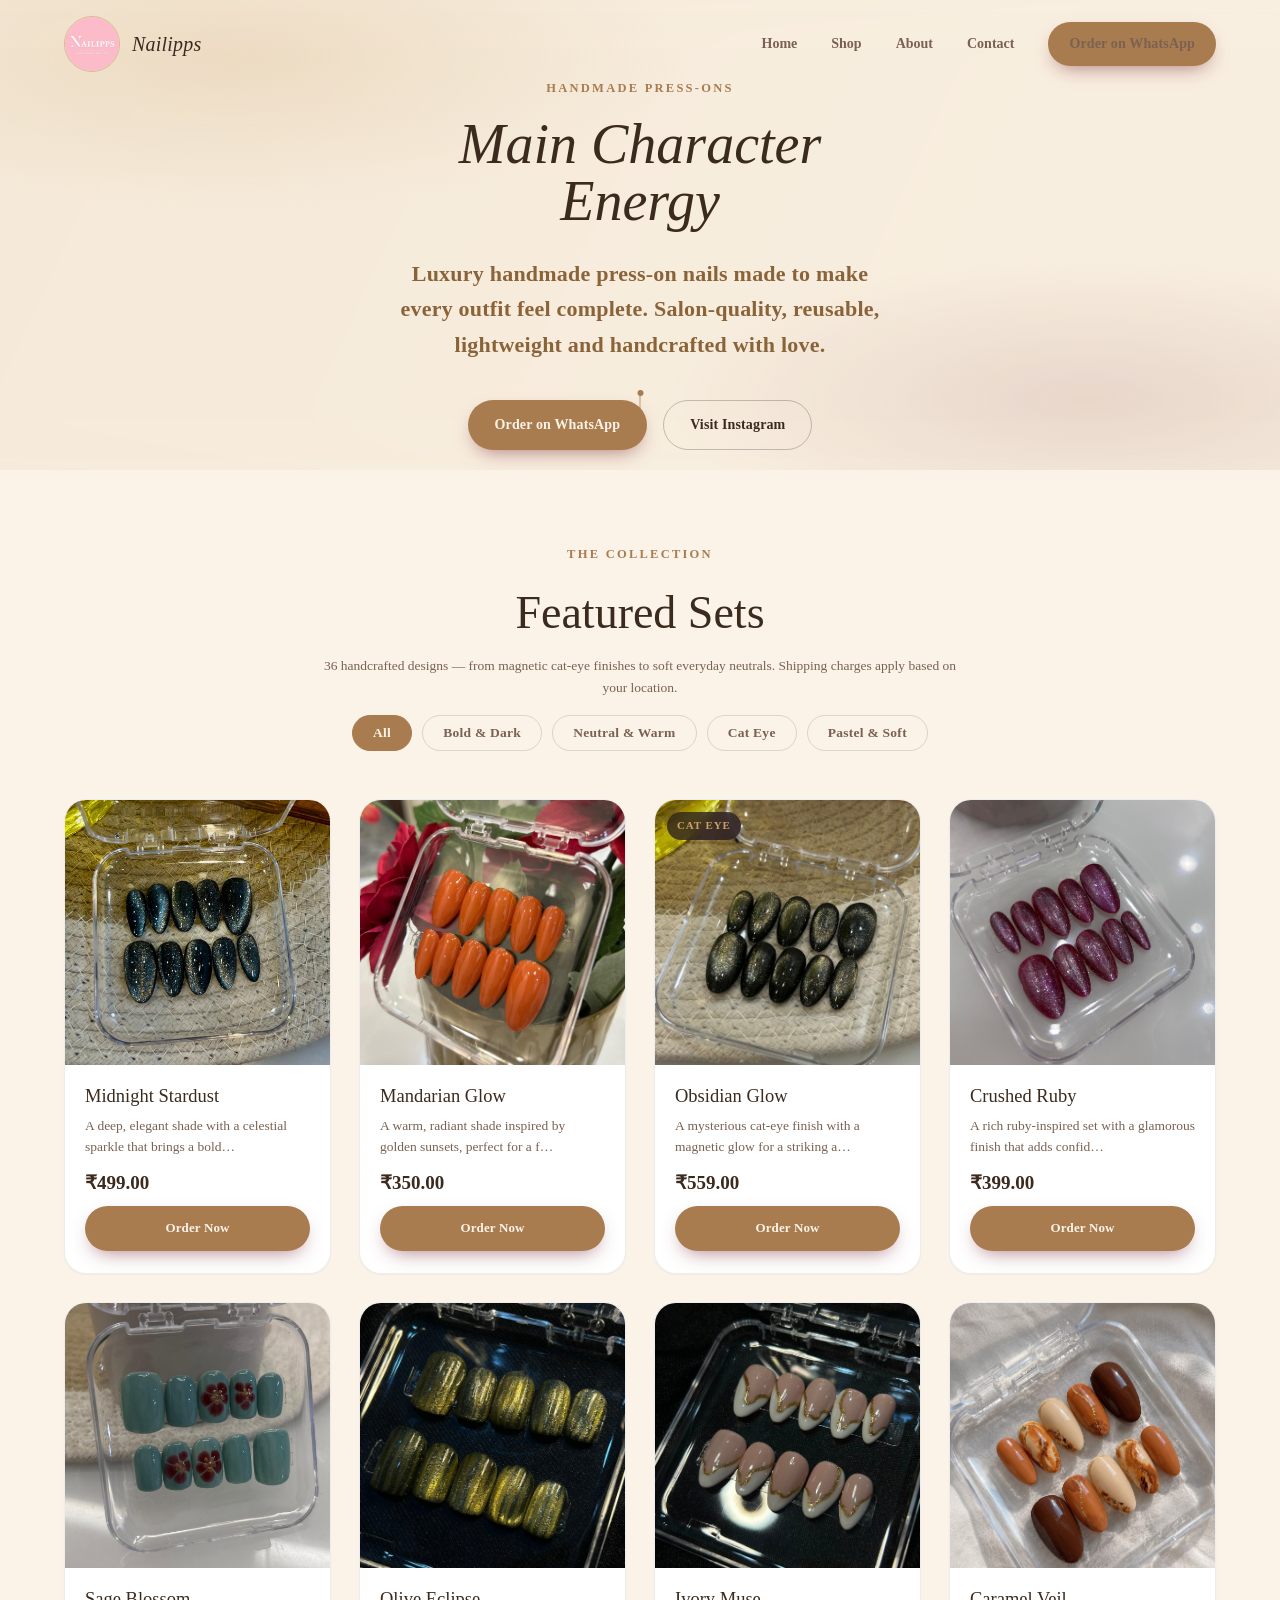
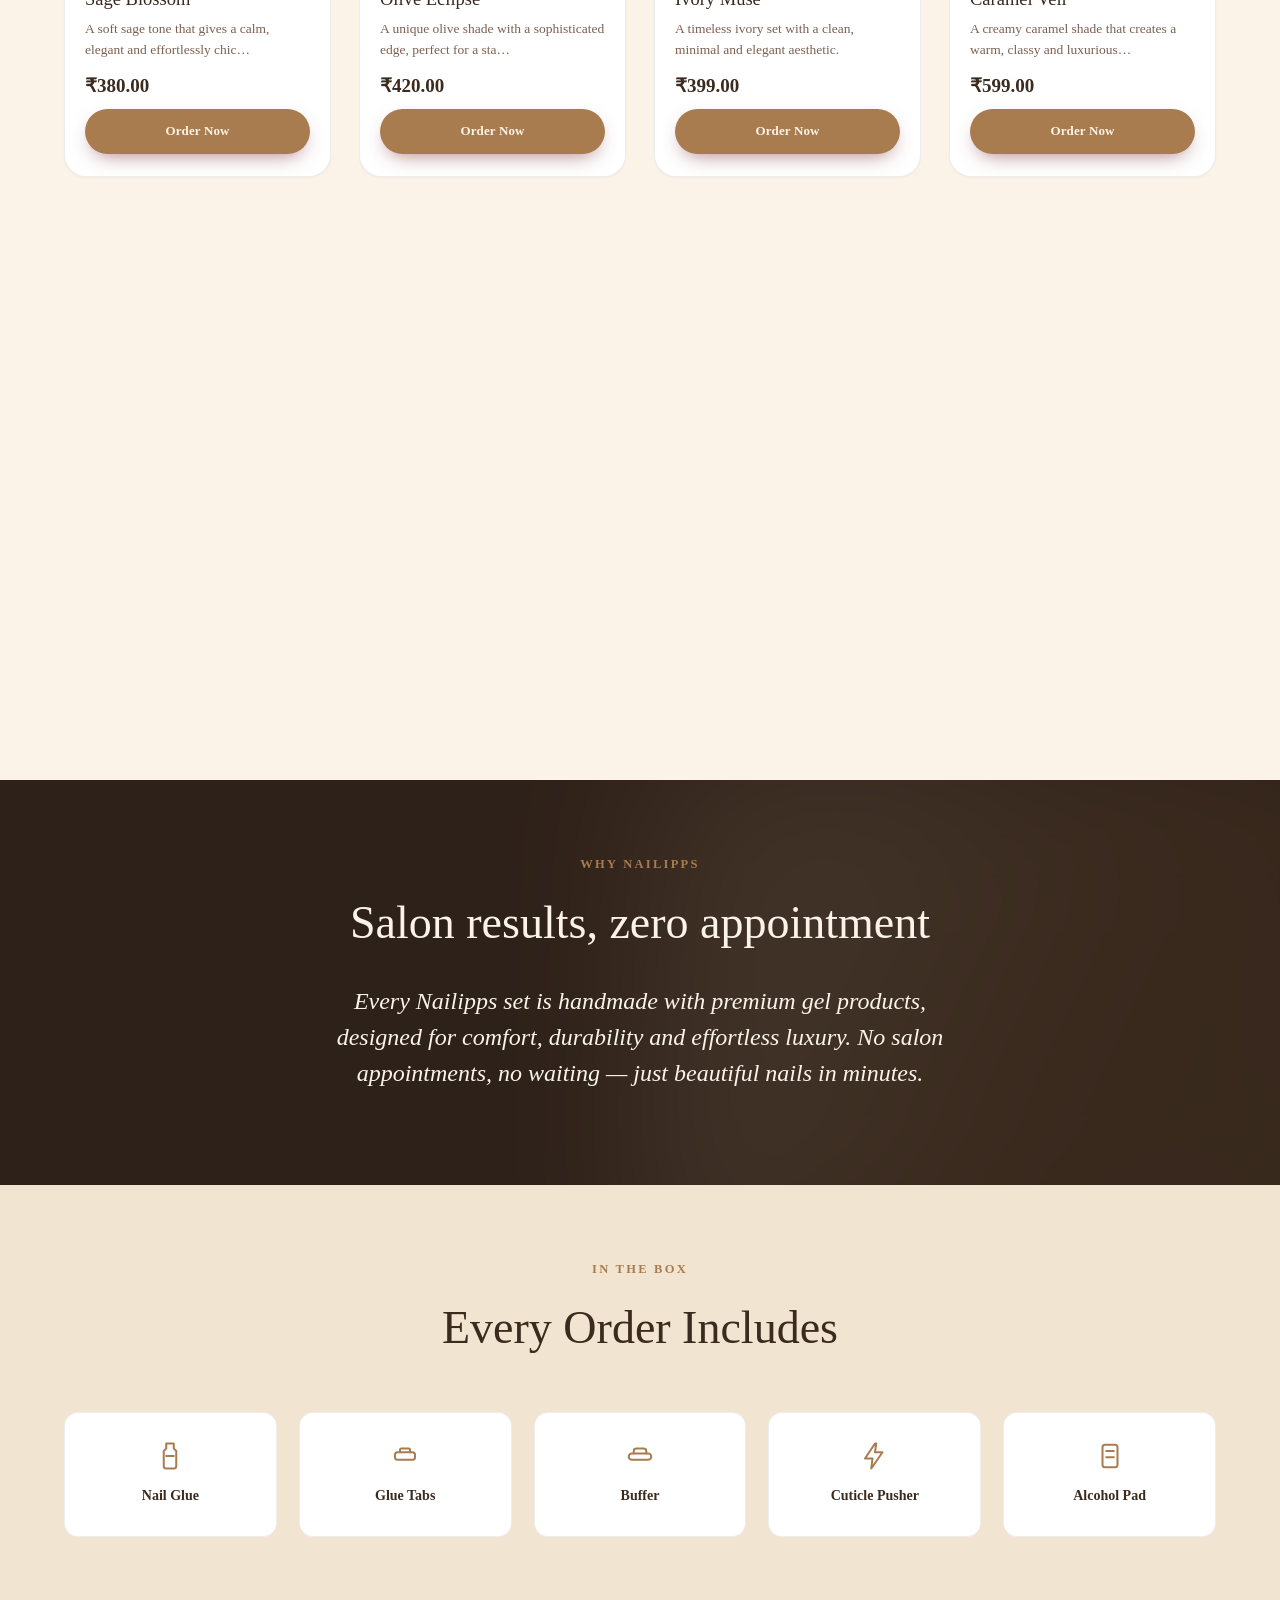
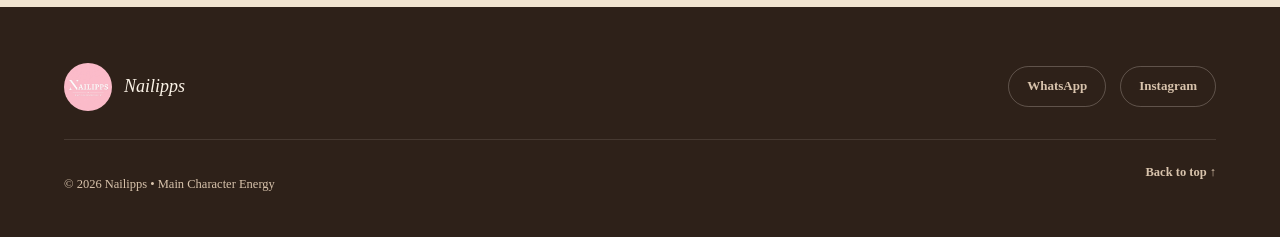
<file: index (1).html>
<!DOCTYPE html>
<html lang="en">
<head>
<meta charset="UTF-8">
<meta name="viewport" content="width=device-width, initial-scale=1.0">
<title>Nailipps | Main Character Energy</title>
<meta name="description" content="Luxury handmade press-on nails. Salon-quality, reusable and lightweight — handcrafted for your main character moment.">

<link rel="preconnect" href="https://fonts.googleapis.com">
<link rel="preconnect" href="https://fonts.gstatic.com" crossorigin>
<link href="https://fonts.googleapis.com/css2?family=Fraunces:ital,opsz,wght@0,9..144,400;0,9..144,500;0,9..144,600;1,9..144,500&family=Manrope:wght@500;600;700;800&display=swap" rel="stylesheet">

<link rel="stylesheet" href="style.css">
</head>
<body>

<nav>
  <div class="nav-left">
    <img src="logo.jpeg" alt="Nailipps logo" class="logo">
    <span class="brand-name">Nailipps</span>
  </div>
  <div class="nav-links" id="navLinks">
    <a href="#home">Home</a>
    <a href="#shop">Shop</a>
    <a href="#about">About</a>
    <a href="#contact">Contact</a>
    <a href="https://wa.me/YOURNUMBER" class="btn">Order on WhatsApp</a>
  </div>
  <button class="nav-toggle" id="navToggle" aria-label="Toggle menu" aria-expanded="false">
    <span></span>
  </button>
</nav>

<header id="home" class="hero">
  <span class="eyebrow">Handmade Press-Ons</span>
  <h1>Main Character Energy</h1>
  <p class="description">
    Luxury handmade press-on nails made to make every outfit feel complete.
    Salon-quality, reusable, lightweight and handcrafted with love.
  </p>
  <div class="buttons">
    <a href="https://wa.me/YOURNUMBER" class="btn">Order on WhatsApp</a>
    <a href="https://instagram.com/YOURUSERNAME" class="btn2">Visit Instagram</a>
  </div>
  <span class="scroll-cue" aria-hidden="true"></span>
</header>

<section id="shop" class="featured">
  <div class="section-head reveal">
    <span class="eyebrow">The Collection</span>
    <h2>Featured Sets</h2>
    <p>36 handcrafted designs — from magnetic cat-eye finishes to soft everyday neutrals. Shipping charges apply based on your location.</p>
  </div>

  <div class="filters" id="filterBar" role="tablist" aria-label="Filter by style"></div>

  <div class="products" id="productsGrid"></div>
  <p class="empty-state" id="emptyState">No sets in this category yet — check back soon.</p>
</section>

<section id="about" class="about">
  <div class="section-head reveal">
    <span class="eyebrow">Why Nailipps</span>
    <h2>Salon results, zero appointment</h2>
  </div>
  <div class="about-body reveal">
    <p>
      Every Nailipps set is handmade with premium gel products, designed for
      comfort, durability and effortless luxury. No salon appointments,
      no waiting — just beautiful nails in minutes.
    </p>
  </div>
</section>

<section class="prep">
  <div class="section-head reveal">
    <span class="eyebrow">In The Box</span>
    <h2>Every Order Includes</h2>
  </div>
  <ul class="reveal">
    <li>
      <svg viewBox="0 0 24 24" fill="none" stroke-width="1.6" stroke-linecap="round" stroke-linejoin="round"><path d="M9 2h6v4l2 2v12a2 2 0 0 1-2 2H9a2 2 0 0 1-2-2V8l2-2V2Z"/><path d="M9 12h6"/></svg>
      Nail Glue
    </li>
    <li>
      <svg viewBox="0 0 24 24" fill="none" stroke-width="1.6" stroke-linecap="round" stroke-linejoin="round"><rect x="4" y="9" width="16" height="6" rx="2"/><path d="M8 9V7a1 1 0 0 1 1-1h6a1 1 0 0 1 1 1v2"/></svg>
      Glue Tabs
    </li>
    <li>
      <svg viewBox="0 0 24 24" fill="none" stroke-width="1.6" stroke-linecap="round" stroke-linejoin="round"><rect x="3" y="10" width="18" height="5" rx="2.5"/><path d="M7 10V8a2 2 0 0 1 2-2h6a2 2 0 0 1 2 2v2"/></svg>
      Buffer
    </li>
    <li>
      <svg viewBox="0 0 24 24" fill="none" stroke-width="1.6" stroke-linecap="round" stroke-linejoin="round"><path d="M12 2 4 14h6l-1 8 9-13h-6l1-7Z"/></svg>
      Cuticle Pusher
    </li>
    <li>
      <svg viewBox="0 0 24 24" fill="none" stroke-width="1.6" stroke-linecap="round" stroke-linejoin="round"><rect x="6" y="3" width="12" height="18" rx="2"/><path d="M9 8h6M9 13h6"/></svg>
      Alcohol Pad
    </li>
  </ul>
</section>

<footer id="contact">
  <div class="footer-inner">
    <div class="footer-brand">
      <img src="logo.jpeg" alt="Nailipps logo">
      <span>Nailipps</span>
    </div>
    <div class="footer-social">
      <a href="https://wa.me/YOURNUMBER" target="_blank" rel="noopener">WhatsApp</a>
      <a href="https://instagram.com/YOURUSERNAME" target="_blank" rel="noopener">Instagram</a>
    </div>
  </div>
  <div class="bottom">
    <p>© <span id="year">2026</span> Nailipps • Main Character Energy</p>
    <span class="back-to-top" id="backToTop">Back to top ↑</span>
  </div>
</footer>

<script src="script.js"></script>
</body>
</html>
</file>
<file: style.css>
/* ============================================================
   NAILIPPS — "Main Character Energy"
   Design tokens & signature: the cat-eye shimmer sweep, a nod
   to the brand's magnetic cat-eye polish finishes.
   ============================================================ */

:root{
  /* --- Palette --- */
  --ink-plum:      #2E2119;   /* deep coffee — dark section ground */
  --ink-plum-2:    #3A2A1F;   /* raised dark surface */
  --ivory:         #FBF3E7;   /* warm cream — main background */
  --ivory-dim:     #F1E4D0;   /* soft beige — section surface */
  --wine:          #A97C50;   /* nude mocha — primary accent/buttons */
  --wine-deep:     #8B6339;
  --champagne:     #C9A16A;   /* warm gold — secondary accent */
  --text-on-dark:  #F5E9D9;
  --text-on-dark-dim: #D8C3AC;
  --text-on-light: #3B2A1E;   /* dark brown — body text */
  --text-on-light-dim: #7A6152;

  /* Cat-eye shimmer gradient — the signature, in warm tones */
  --shimmer: linear-gradient(115deg,
              var(--champagne) 0%,
              #E8D3B0 25%,
              var(--wine) 50%,
              var(--wine-deep) 75%,
              var(--champagne) 100%);

  /* --- Type --- */
  --font-display: "Times New Roman", Times, serif;
  --font-body: "Times New Roman", Times, serif;

  /* --- Layout --- */
  --max-w: 1240px;
  --edge: clamp(20px, 5vw, 64px);
  --radius-lg: 22px;
  --radius-md: 14px;
  --radius-sm: 8px;
  --ease: cubic-bezier(.22,.68,0,1);
}

*, *::before, *::after{ box-sizing: border-box; }
html{ scroll-behavior: smooth; }
@media (prefers-reduced-motion: reduce){
  html{ scroll-behavior: auto; }
  *, *::before, *::after{ animation-duration: .001ms !important; animation-iteration-count: 1 !important; transition-duration: .001ms !important; scroll-behavior: auto !important; }
}

body{
  margin: 0;
  background: var(--ivory);
  color: var(--text-on-light);
  font-family: var(--font-body);
  font-size: 16px;
  line-height: 1.6;
  -webkit-font-smoothing: antialiased;
}

img{ max-width: 100%; display: block; }
a{ color: inherit; text-decoration: none; }
h1, h2, h3{ font-family: var(--font-display); margin: 0; }
ul{ margin: 0; padding: 0; list-style: none; }

.eyebrow{
  display: inline-block;
  font-family: var(--font-body);
  font-size: 12.5px;
  letter-spacing: .18em;
  text-transform: uppercase;
  font-weight: 700;
  color: var(--wine);
}

/* ---------------- Buttons ---------------- */
.btn, .btn2{
  display: inline-flex;
  align-items: center;
  justify-content: center;
  gap: 8px;
  padding: 13px 26px;
  border-radius: 999px;
  font-family: var(--font-body);
  font-weight: 700;
  font-size: 14px;
  letter-spacing: .01em;
  cursor: pointer;
  border: 1px solid transparent;
  transition: transform .35s var(--ease), box-shadow .35s var(--ease), background .35s var(--ease), color .35s var(--ease);
  white-space: nowrap;
}
.btn .icon, .btn2 .icon, .footer-social a .icon{
  width: 17px;
  height: 17px;
  flex-shrink: 0;
}
.footer-social a{
  display: inline-flex;
  align-items: center;
  gap: 7px;
}
.btn{
  background: var(--wine);
  color: var(--ivory);
  box-shadow: 0 8px 20px -8px rgba(123,45,59,.65);
}
.btn:hover{ transform: translateY(-2px); box-shadow: 0 12px 26px -8px rgba(123,45,59,.75); }
.btn2{
  background: transparent;
  color: var(--text-on-dark);
  border-color: rgba(241,230,221,.4);
}
.btn2:hover{ border-color: var(--champagne); color: var(--champagne); transform: translateY(-2px); }

/* product-card order button, smaller */
.product-card .btn{
  width: 100%;
  padding: 11px 20px;
  font-size: 13px;
}

/* ---------------- Nav ---------------- */
nav{
  position: fixed;
  top: 0; left: 0; right: 0;
  z-index: 100;
  display: flex;
  align-items: center;
  justify-content: space-between;
  padding: 16px var(--edge);
  background: transparent;
  transition: background .4s var(--ease), padding .4s var(--ease), box-shadow .4s var(--ease), backdrop-filter .4s var(--ease);
}
nav.scrolled{
  background: rgba(31,20,32,.86);
  backdrop-filter: blur(14px) saturate(140%);
  padding-top: 10px;
  padding-bottom: 10px;
  box-shadow: 0 10px 30px -18px rgba(0,0,0,.6);
}
.nav-left{ display:flex; align-items:center; gap:12px; }
nav .logo{
  height: 56px;
  width: 56px;
  object-fit: cover;
  border-radius: 50%;
  border: 1.5px solid rgba(201,161,106,.6);
}
.brand-name{
  font-family: var(--font-display);
  font-style: italic;
  font-size: 20px;
  color: var(--text-on-light);
  letter-spacing: .01em;
  transition: color .4s var(--ease);
}
nav.scrolled .brand-name{ color: var(--text-on-dark); }
.nav-links{
  display: flex;
  align-items: center;
  gap: 34px;
}
.nav-links a{
  font-size: 14px;
  font-weight: 600;
  color: var(--text-on-light-dim);
  position: relative;
  padding: 4px 0;
  transition: color .3s var(--ease);
}
.nav-links a:hover{ color: var(--wine); }
nav.scrolled .nav-links a{ color: var(--text-on-dark-dim); }
nav.scrolled .nav-links a:hover{ color: var(--text-on-dark); }
.nav-links a::after{
  content:"";
  position:absolute; left:0; right:100%; bottom:-2px; height:1px;
  background: var(--champagne);
  transition: right .35s var(--ease);
}
.nav-links a:hover::after{ right: 0; }
.nav-links .btn{ padding: 10px 20px; }

.nav-toggle{
  display: none;
  width: 40px; height: 40px;
  border-radius: 50%;
  border: 1px solid rgba(43,28,34,.25);
  background: transparent;
  cursor: pointer;
  position: relative;
  transition: border-color .4s var(--ease);
}
nav.scrolled .nav-toggle{ border-color: rgba(241,230,221,.3); }
.nav-toggle span, .nav-toggle span::before, .nav-toggle span::after{
  content:""; position:absolute; left: 10px; right: 10px; height: 1.5px;
  background: var(--text-on-light); transition: transform .3s var(--ease), opacity .3s var(--ease), background .4s var(--ease);
}
nav.scrolled .nav-toggle span, nav.scrolled .nav-toggle span::before, nav.scrolled .nav-toggle span::after{
  background: var(--text-on-dark);
}
.nav-toggle span{ top: 19px; }
.nav-toggle span::before{ top: -6px; }
.nav-toggle span::after{ top: 6px; }
.nav-toggle.open span{ background: transparent; }
.nav-toggle.open span::before{ transform: translateY(6px) rotate(45deg); }
.nav-toggle.open span::after{ transform: translateY(-6px) rotate(-45deg); }

/* ---------------- Hero ---------------- */
.hero{
  position: relative;
  min-height: auto;
  display: flex;
  flex-direction: column;
  align-items: center;
  justify-content: center;
  text-align: center;
  padding: 78px var(--edge) 20px;
  background:
    radial-gradient(60% 55% at 18% 12%, rgba(201,161,106,.22), transparent 60%),
    radial-gradient(55% 50% at 85% 85%, rgba(123,45,59,.14), transparent 60%),
    var(--ivory);
  overflow: hidden;
  isolation: isolate;
}
.hero::before{
  content:"";
  position: absolute; inset: -20%;
  background: var(--shimmer);
  background-size: 300% 300%;
  opacity: .12;
  filter: blur(60px);
  animation: drift 22s ease-in-out infinite alternate;
  z-index: -1;
}
@keyframes drift{
  0%{ background-position: 0% 30%; }
  100%{ background-position: 100% 70%; }
}
.hero .logo{
  width: 112px; height: 112px;
  border-radius: 50%;
  object-fit: cover;
  border: 2px solid rgba(201,161,106,.6);
  margin-bottom: 26px;
}
.hero .eyebrow{ color: var(--wine); margin-bottom: 18px; }
.hero h1{
  font-size: clamp(30px, 5vw, 56px);
  font-style: italic;
  font-weight: 500;
  line-height: 1.02;
  max-width: 16ch;
  color: var(--text-on-light);
}
.hero .description{
  margin: 26px 0 38px;
  max-width: 46ch;
  color: var(--wine-deep);
  font-size: 22px;
  font-weight: 800;
  letter-spacing: .01em;
}
.hero .buttons{
  display: flex;
  gap: 16px;
  flex-wrap: wrap;
  justify-content: center;
}
.hero .btn2{
  color: var(--text-on-light);
  border-color: rgba(43,28,34,.25);
}
.hero .btn2:hover{ border-color: var(--wine); color: var(--wine); }
.scroll-cue{
  position: absolute;
  bottom: 34px; left: 50%;
  transform: translateX(-50%);
  width: 1px; height: 46px;
  background: linear-gradient(var(--wine), transparent);
}
.scroll-cue::after{
  content:"";
  position:absolute; top:0; left:-2.5px;
  width: 6px; height: 6px; border-radius: 50%;
  background: var(--wine);
  animation: cue 2.4s ease-in-out infinite;
}
@keyframes cue{
  0%{ top:0; opacity:0; } 20%{ opacity:1;} 100%{ top: 40px; opacity:0; }
}

/* ---------------- Section shells ---------------- */
section{ padding: 70px var(--edge); }
.section-head{
  max-width: 640px;
  margin: 0 auto 16px;
  text-align: center;
}
.mood-line{
  font-family: var(--font-display);
  font-style: italic;
  font-weight: 600;
  font-size: clamp(28px, 4.5vw, 44px);
  color: var(--wine);
  margin: 0 0 20px;
  line-height: 1.15;
}
.section-head h2{
  font-size: clamp(30px, 4vw, 46px);
  font-weight: 500;
  margin-top: 10px;
}
.section-head p{ color: var(--text-on-light-dim); margin-top: 6px; font-size: 13.5px; }
.shipping-line{
  font-size: 12.5px !important;
  font-style: italic;
  margin-top: 6px !important;
  opacity: .75;
}

.reveal{ opacity: 0; transform: translateY(28px); transition: opacity .8s var(--ease), transform .8s var(--ease); }
.reveal.in-view{ opacity: 1; transform: translateY(0); }

/* ---------------- Featured / Shop ---------------- */
.featured{
  background: var(--ivory);
  scroll-margin-top: 90px;
  padding-bottom: 100px;
}
.filters{
  display: flex;
  gap: 10px;
  flex-wrap: wrap;
  justify-content: center;
  margin-bottom: 48px;
}
.filter-chip{
  padding: 9px 20px;
  border-radius: 999px;
  border: 1px solid rgba(43,28,34,.15);
  background: transparent;
  color: var(--text-on-light-dim);
  font-family: var(--font-body);
  font-size: 13.5px;
  font-weight: 700;
  letter-spacing: .02em;
  cursor: pointer;
  transition: all .3s var(--ease);
}
.filter-chip:hover{ border-color: var(--wine); color: var(--wine); }
.filter-chip.active{ background: var(--wine); border-color: var(--wine); color: var(--ivory); }

.products{
  max-width: var(--max-w);
  margin: 0 auto;
  display: grid;
  grid-template-columns: repeat(auto-fill, minmax(258px, 1fr));
  gap: 28px;
}
.product-card{
  position: relative;
  background: #fff;
  border-radius: var(--radius-lg);
  overflow: hidden;
  border: 1px solid rgba(43,28,34,.08);
  box-shadow: 0 1px 2px rgba(43,28,34,.04);
  transition: transform .5s var(--ease), box-shadow .5s var(--ease);
  display: flex;
  flex-direction: column;
  cursor: pointer;
}
.product-card.is-hidden{ display: none; }
.product-card:hover{
  transform: translateY(-8px);
  box-shadow: 0 26px 44px -20px rgba(43,28,34,.28);
}
.product-card .thumb{
  position: relative;
  aspect-ratio: 1 / 1;
  overflow: hidden;
  background: var(--ivory-dim);
  cursor: zoom-in;
}
.product-card .thumb img{
  width: 100%; height: 100%; object-fit: cover;
  transition: transform .7s var(--ease);
}
.product-card:hover .thumb img{ transform: scale(1.08); }
.product-card .thumb::after{
  content:"";
  position: absolute; inset: 0;
  background: var(--shimmer);
  background-size: 260% 260%;
  background-position: 0% 0%;
  mix-blend-mode: overlay;
  opacity: 0;
  transition: opacity .5s var(--ease), background-position 1.1s var(--ease);
}
.product-card:hover .thumb::after{ opacity: .55; background-position: 100% 100%; }

.lightbox{
  position: fixed; inset: 0;
  z-index: 300;
  background: var(--ivory);
  opacity: 0;
  visibility: hidden;
  transition: opacity .3s var(--ease), visibility .3s;
  overflow-y: auto;
}
.lightbox.open{ opacity: 1; visibility: visible; }
.lightbox-content{
  display: flex;
  flex-wrap: wrap;
  gap: 48px;
  max-width: 1080px;
  margin: 0 auto;
  padding: 100px var(--edge) 80px;
}
.lightbox-image{
  flex: 1 1 380px;
}
.lightbox-content img{
  width: 100%;
  max-height: 560px;
  object-fit: cover;
  border-radius: var(--radius-lg);
  box-shadow: 0 20px 40px -20px rgba(43,28,34,.3);
}
.lightbox-info{
  flex: 1 1 380px;
  display: flex;
  flex-direction: column;
  gap: 10px;
}
.lightbox-info h2{
  font-family: var(--font-display);
  font-size: 34px;
  font-weight: 500;
  color: var(--text-on-light);
  margin: 0 0 6px;
}
.lightbox-info p{ color: var(--text-on-light-dim); font-size: 15px; line-height: 1.6; margin: 0; }
.lightbox-info .price{ font-size: 24px; margin-top: 10px; color: var(--text-on-light); }
.lightbox-info .btn{ align-self: flex-start; margin-top: 12px; }

.size-chart{
  margin: 18px 0 4px;
  border: 1px solid rgba(43,28,34,.12);
  border-radius: var(--radius-md);
  overflow: hidden;
}
.size-row{
  display: flex;
  justify-content: space-between;
  padding: 12px 16px;
  font-size: 14px;
}
.size-row:not(:last-child){ border-bottom: 1px solid rgba(43,28,34,.08); }
.size-row#sizeExtraRow{ display: none; }
.size-label{
  font-weight: 700;
  color: var(--text-on-light);
  text-transform: uppercase;
  font-size: 12px;
  letter-spacing: .04em;
}
.size-row span:last-child{ color: var(--text-on-light-dim); }

.prep-kit{
  margin-top: 18px;
  padding-top: 16px;
  border-top: 1px solid rgba(43,28,34,.1);
}
.prep-kit-title{
  font-size: 12.5px;
  font-weight: 700;
  text-transform: uppercase;
  letter-spacing: .04em;
  color: var(--text-on-light);
  margin: 0 0 8px;
}
.prep-kit ul{
  display: flex;
  flex-wrap: wrap;
  gap: 6px 14px;
}
.prep-kit li{
  font-size: 12.5px;
  color: var(--text-on-light-dim);
  position: relative;
  padding-left: 12px;
}
.prep-kit li::before{
  content: "•";
  position: absolute;
  left: 0;
  color: var(--wine);
}
.lightbox-close{
  position: fixed;
  top: 24px; left: var(--edge);
  padding: 10px 20px;
  border-radius: 999px;
  border: 1px solid rgba(43,28,34,.2);
  background: var(--ivory);
  color: var(--text-on-light);
  font-family: var(--font-body);
  font-weight: 700;
  font-size: 13.5px;
  cursor: pointer;
  transition: border-color .3s var(--ease), color .3s var(--ease);
  z-index: 2;
}
.lightbox-close:hover{ border-color: var(--wine); color: var(--wine); }
.tag{
  position: absolute; top: 12px; left: 12px;
  background: rgba(31,20,32,.72);
  color: var(--champagne);
  font-size: 11px;
  font-weight: 700;
  letter-spacing: .08em;
  text-transform: uppercase;
  padding: 5px 10px;
  border-radius: 999px;
  backdrop-filter: blur(6px);
}
.product-card .body{
  padding: 20px 20px 22px;
  display: flex;
  flex-direction: column;
  gap: 8px;
  flex: 1;
}
.product-card h3{ font-size: 18.5px; font-weight: 500; line-height: 1.25; }
.product-desc{
  color: var(--text-on-light-dim);
  font-size: 13.5px;
  line-height: 1.55;
  flex: 1;
  margin: 0;
}
.price{
  font-family: var(--font-display);
  font-size: 19px;
  color: var(--text-on-light);
  font-weight: 600;
  margin: 2px 0 0;
}
.shipping-note{
  font-size: 11.5px;
  color: var(--text-on-light-dim);
  margin: 0 0 10px;
  font-style: italic;
}

.empty-state{
  text-align: center;
  padding: 60px 20px;
  color: var(--text-on-light-dim);
  display: none;
}
.empty-state.show{ display: block; }

.pagination{
  display: flex;
  justify-content: center;
  align-items: center;
  gap: 8px;
  flex-wrap: wrap;
  margin-top: 48px;
}
.page-btn{
  min-width: 40px;
  height: 40px;
  padding: 0 12px;
  border-radius: 999px;
  border: 1px solid rgba(43,28,34,.15);
  background: #fff;
  color: var(--text-on-light-dim);
  font-family: var(--font-body);
  font-size: 13.5px;
  font-weight: 700;
  cursor: pointer;
  transition: all .3s var(--ease);
}
.page-btn:hover:not(:disabled){ border-color: var(--wine); color: var(--wine); }
.page-btn.active{ background: var(--wine); border-color: var(--wine); color: var(--ivory); }
.page-btn:disabled{ opacity: .35; cursor: default; }

/* ---------------- About ---------------- */
.about{
  background: var(--ink-plum);
  color: var(--text-on-dark);
  text-align: center;
  position: relative;
  overflow: hidden;
}
.about::before{
  content:"";
  position: absolute; top: -10%; right: -10%;
  width: 60%; height: 140%;
  background: var(--shimmer);
  opacity: .1;
  filter: blur(80px);
}
.about .section-head p{ color: var(--text-on-dark-dim); }
.about h2{ color: var(--ivory); }
.about-body{
  max-width: 640px;
  margin: 0 auto;
  position: relative;
}
.about-body p{
  font-size: clamp(19px, 2.4vw, 24px);
  font-family: var(--font-display);
  font-style: italic;
  font-weight: 400;
  line-height: 1.5;
  color: var(--ivory);
}

.founder{
  max-width: 480px;
  margin: 30px auto 0;
  text-align: center;
  position: relative;
}
.founder-name{
  display: inline-block;
  position: relative;
  font-family: var(--font-display);
  font-style: italic;
  font-size: clamp(34px, 4.6vw, 48px);
  color: var(--wine);
  margin-bottom: 10px;
}
.founder-name .crown{
  position: absolute;
  top: -20px;
  right: 4px;
  width: 20px;
  height: 20px;
  color: var(--champagne);
  transform: rotate(8deg);
}
.founder-by{
  margin: 0;
  font-weight: 700;
  letter-spacing: .04em;
  text-transform: uppercase;
  font-size: 13px;
  color: var(--text-on-light-dim);
}
.founder-by-large{
  font-size: 20px;
  color: var(--text-on-light);
  letter-spacing: .02em;
}

.banner-slider{
  position: relative;
  max-width: 780px;
  width: 100%;
  margin: 32px auto 0;
  border-radius: var(--radius-lg);
  overflow: hidden;
  background: linear-gradient(135deg, #F1E4D0, #E9D2C3, #F6DDE2);
}
.banner-track{
  position: relative;
  min-height: 170px;
}
.banner-slide{
  display: none;
  position: relative;
  min-height: 170px;
  padding: 28px 60px;
  flex-direction: column;
  align-items: center;
  justify-content: center;
  text-align: center;
}
.banner-slide.active{ display: flex; animation: fadeSlide .5s var(--ease); }
@keyframes fadeSlide{
  from{ opacity: 0; }
  to{ opacity: 1; }
}
.spark{
  position: absolute;
  font-size: 16px;
  color: var(--wine);
  opacity: .5;
}
.spark-tl{ top: 14px; left: 24px; }
.spark-br{ bottom: 14px; right: 24px; }
.banner-slide-text{
  font-family: var(--font-display);
  font-style: italic;
  font-size: clamp(22px, 3.4vw, 30px);
  color: var(--text-on-light);
  line-height: 1.3;
  margin: 0;
}
.banner-slide-text em{ font-style: italic; color: var(--wine); }

.banner-slide-wa{
  background: rgba(255,255,255,.35);
  cursor: pointer;
}
.banner-slide-wa .icon{ width: 30px; height: 30px; color: var(--wine); margin-bottom: 10px; }
.banner-slide-title{
  font-family: var(--font-display);
  font-size: 20px;
  font-weight: 600;
  color: var(--text-on-light);
  margin: 0 0 6px;
}
.banner-slide-sub{
  font-size: 13.5px;
  color: var(--text-on-light-dim);
  max-width: 40ch;
  margin: 0;
  line-height: 1.5;
}

.banner-slide-eyebrow{
  font-family: var(--font-display);
  font-style: italic;
  font-size: 15px;
  font-weight: 600;
  color: var(--wine);
  margin: 0 0 6px;
}
.banner-slide-label{
  font-size: 10.5px;
  font-weight: 700;
  letter-spacing: .12em;
  text-transform: uppercase;
  color: var(--text-on-light-dim);
  margin: 0 0 2px;
}
.banner-slide-script{
  font-family: var(--font-display);
  font-style: italic;
  font-size: 22px;
  color: var(--wine);
  margin: 0 0 10px;
}
.banner-slide-quote{
  font-family: var(--font-body);
  font-weight: 800;
  font-size: 13.5px;
  color: var(--text-on-light);
  line-height: 1.5;
  margin: 10px 0 0;
}

.banner-arrow{
  position: absolute;
  top: 50%;
  transform: translateY(-50%);
  z-index: 2;
  width: 36px; height: 36px;
  border-radius: 50%;
  border: none;
  background: rgba(43,28,34,.35);
  color: var(--ivory);
  font-size: 20px;
  line-height: 1;
  cursor: pointer;
  display: flex;
  align-items: center;
  justify-content: center;
  transition: background .3s var(--ease);
}
.banner-arrow:hover{ background: rgba(43,28,34,.55); }
.banner-arrow.prev{ left: 14px; }
.banner-arrow.next{ right: 14px; }

.banner-dots{
  position: absolute;
  bottom: 14px;
  left: 50%;
  transform: translateX(-50%);
  display: flex;
  gap: 6px;
  z-index: 2;
}
.banner-dots .dot{
  width: 6px; height: 6px;
  border-radius: 50%;
  border: none;
  background: rgba(59,42,30,.25);
  cursor: pointer;
  padding: 0;
  transition: background .3s var(--ease), width .3s var(--ease);
}
.banner-dots .dot.active{ background: var(--wine); width: 16px; border-radius: 4px; }

@media (max-width: 560px){
  .banner-slide{ padding: 34px 44px; }
  .banner-arrow{ width: 30px; height: 30px; font-size: 17px; }
}

.founder-perks{
  display: flex;
  gap: 14px;
  flex-wrap: wrap;
  justify-content: center;
  border: 1px solid rgba(59,42,30,.15);
  border-radius: var(--radius-md);
  padding: 18px;
  margin: 30px auto 34px;
  max-width: 480px;
  background: rgba(255,255,255,.4);
}
.perk{
  flex: 1;
  min-width: 180px;
  display: flex;
  align-items: center;
  gap: 10px;
  font-size: 13.5px;
  color: var(--text-on-light-dim);
  text-align: left;
}
.perk svg{ width: 24px; height: 24px; flex-shrink: 0; color: var(--wine); }
.perk strong{ color: var(--text-on-light); }

/* ---------------- Prep / Includes ---------------- */
.prep{ background: var(--ivory-dim); }
.prep .section-head{ margin-bottom: 48px; }
.prep ul{
  max-width: var(--max-w);
  margin: 0 auto;
  display: grid;
  grid-template-columns: repeat(auto-fit, minmax(170px, 1fr));
  gap: 22px;
}
.prep li{
  background: #fff;
  border: 1px solid rgba(43,28,34,.08);
  border-radius: var(--radius-md);
  padding: 28px 18px;
  text-align: center;
  display: flex;
  flex-direction: column;
  align-items: center;
  gap: 14px;
  font-size: 14px;
  font-weight: 600;
  color: var(--text-on-light);
  transition: transform .4s var(--ease), box-shadow .4s var(--ease);
}
.prep li:hover{ transform: translateY(-6px); box-shadow: 0 20px 30px -18px rgba(43,28,34,.25); }
.prep li svg{ width: 30px; height: 30px; stroke: var(--wine); }

/* ---------------- Footer ---------------- */
footer{
  background: var(--ink-plum);
  color: var(--text-on-dark-dim);
  padding: 56px var(--edge) 30px;
}
.footer-inner{
  max-width: var(--max-w);
  margin: 0 auto;
  display: flex;
  flex-wrap: wrap;
  gap: 24px;
  align-items: center;
  justify-content: space-between;
  padding-bottom: 28px;
  border-bottom: 1px solid rgba(241,230,221,.12);
}
.footer-brand{
  display: flex; align-items: center; gap: 12px;
}
.footer-brand img{ width: 48px; height: 48px; border-radius: 50%; object-fit: cover; }
.footer-brand span{ font-family: var(--font-display); font-style: italic; color: var(--ivory); font-size: 18px; }
.footer-social{ display: flex; gap: 14px; }
.footer-social a{
  font-size: 13px; font-weight: 700;
  padding: 9px 18px; border-radius: 999px;
  border: 1px solid rgba(241,230,221,.25);
  transition: border-color .3s var(--ease), color .3s var(--ease);
}
.footer-social a:hover{ border-color: var(--champagne); color: var(--champagne); }
footer .bottom{
  max-width: var(--max-w);
  margin: 22px auto 0;
  display: flex;
  justify-content: space-between;
  flex-wrap: wrap;
  gap: 10px;
  font-size: 12.5px;
}
.back-to-top{ cursor: pointer; font-weight: 700; }
.back-to-top:hover{ color: var(--champagne); }

/* ---------------- Responsive ---------------- */
@media (max-width: 860px){
  .nav-links{
    position: fixed;
    top: 0; right: 0;
    height: 100svh;
    width: min(78vw, 320px);
    background: rgba(31,20,32,.98);
    backdrop-filter: blur(16px);
    flex-direction: column;
    justify-content: center;
    gap: 28px;
    transform: translateX(100%);
    transition: transform .45s var(--ease);
  }
  .nav-links.open{ transform: translateX(0); }
  .nav-links.open a{ color: var(--text-on-dark-dim); }
  .nav-links.open a:hover{ color: var(--text-on-dark); }
  .nav-toggle{ display: block; }
}
@media (max-width: 560px){
  section{ padding: 80px 20px; }
  .hero{ padding-top: 120px; }
  .products{ grid-template-columns: repeat(auto-fill, minmax(150px,1fr)); gap: 16px; }
  .product-card .body{ padding: 14px 14px 16px; }
}

:focus-visible{
  outline: 2px solid var(--champagne);
  outline-offset: 3px;
}
</file>
